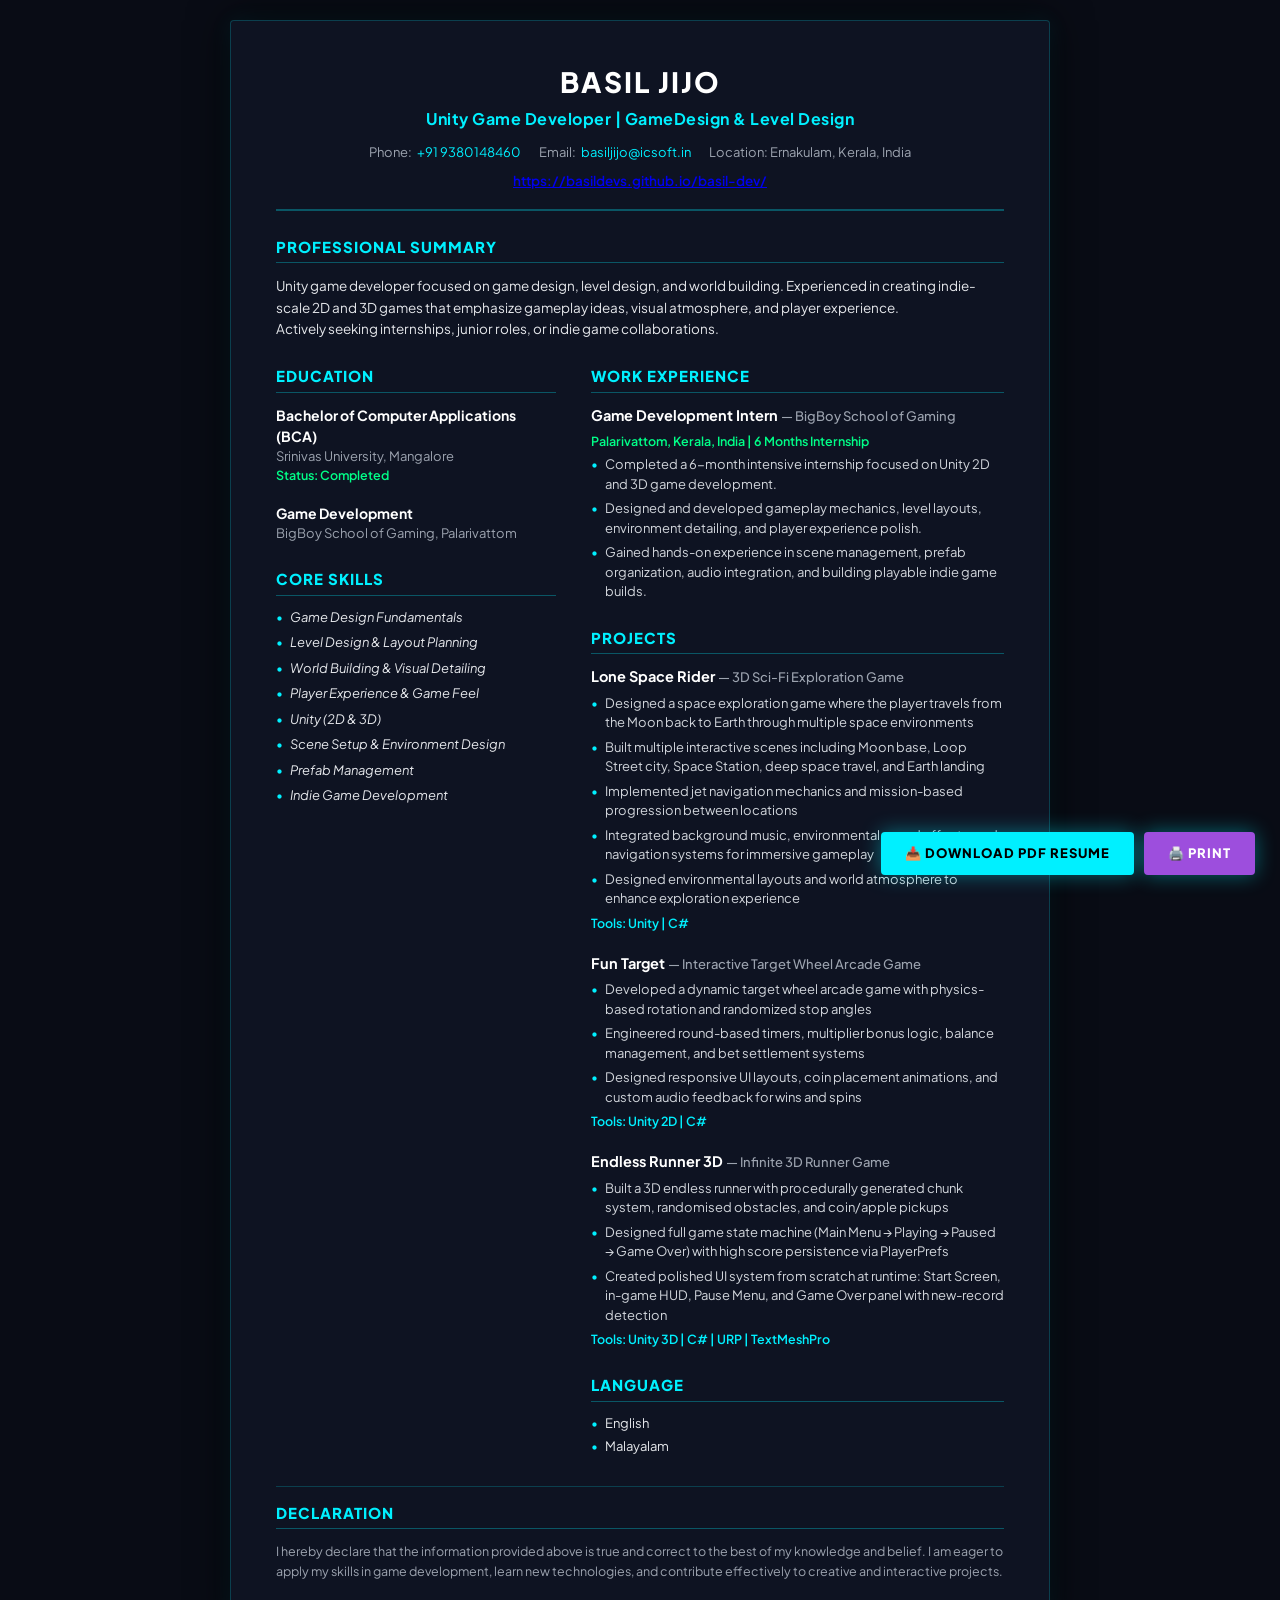
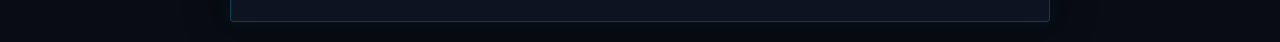
<file: cv.html>
<!DOCTYPE html>
<html lang="en">
<head>
    <meta charset="UTF-8">
    <meta name="viewport" content="width=device-width, initial-scale=1.0">
    <title>BASIL JIJO — CV / Resume</title>
    <link rel="preconnect" href="https://fonts.googleapis.com">
    <link href="https://fonts.googleapis.com/css2?family=Plus+Jakarta+Sans:wght@400;500;600;700;800&display=swap" rel="stylesheet">
    <style>
        @page {
            size: A4;
            margin: 12mm 15mm;
        }

        @media print {
            body { background: #fff !important; color: #000 !important; }
            .no-print { display: none !important; }
            .cv-container { box-shadow: none !important; border: none !important; padding: 0 !important; width: 100% !important; background: #fff !important; }
            a { color: #0044cc !important; text-decoration: none !important; }
            .header h1 { color: #000 !important; }
            .header .subtitle { color: #1a56db !important; }
            .section-title { color: #1a56db !important; border-bottom-color: #1a56db !important; }
        }

        *, *::before, *::after { box-sizing: border-box; margin: 0; padding: 0; }

        body {
            background: #090c15;
            color: #d1d5db;
            font-family: 'Plus Jakarta Sans', sans-serif;
            line-height: 1.5;
            padding: 20px 10px;
        }

        .cv-container {
            max-width: 820px;
            margin: 0 auto;
            background: #0e1322;
            border: 1px solid rgba(0, 240, 255, 0.2);
            box-shadow: 0 0 40px rgba(0, 0, 0, 0.8), 0 0 20px rgba(0, 240, 255, 0.1);
            padding: 40px 45px;
            border-radius: 4px;
        }

        /* HEADER */
        .header {
            text-align: center;
            margin-bottom: 25px;
            padding-bottom: 18px;
            border-bottom: 2px solid rgba(0, 240, 255, 0.3);
        }

        .header h1 {
            font-size: 28px;
            font-weight: 800;
            letter-spacing: 2px;
            color: #ffffff;
            text-transform: uppercase;
            margin-bottom: 4px;
        }

        .header .subtitle {
            font-size: 16px;
            font-weight: 700;
            color: #00f0ff;
            margin-bottom: 12px;
            letter-spacing: 0.5px;
        }

        .contact-row {
            display: flex;
            justify-content: center;
            flex-wrap: wrap;
            gap: 18px;
            font-size: 13px;
            color: #9ca3af;
        }

        .contact-row span { display: flex; align-items: center; gap: 5px; }
        .contact-row a { color: #00f0ff; text-decoration: none; }
        .contact-row a:hover { text-decoration: underline; }

        .portfolio-link-bar {
            margin-top: 8px;
            font-size: 13.5px;
            font-weight: 600;
        }

        /* SECTION TITLES */
        .section-title {
            font-size: 15px;
            font-weight: 800;
            color: #00f0ff;
            text-transform: uppercase;
            letter-spacing: 1px;
            margin-bottom: 12px;
            padding-bottom: 4px;
            border-bottom: 1.5px solid rgba(0, 240, 255, 0.3);
        }

        /* PROFESSIONAL SUMMARY */
        .summary-section { margin-bottom: 25px; }
        .summary-text {
            font-size: 13.5px;
            color: #e5e7eb;
            line-height: 1.6;
        }

        /* TWO COLUMN LAYOUT */
        .grid-layout {
            display: grid;
            grid-template-columns: 280px 1fr;
            gap: 35px;
            margin-bottom: 25px;
        }

        @media (max-width: 680px) {
            .grid-layout { grid-template-columns: 1fr; gap: 20px; }
        }

        /* EDUCATION */
        .edu-block { margin-bottom: 18px; }
        .edu-title { font-size: 14px; font-weight: 700; color: #ffffff; }
        .edu-school { font-size: 13px; color: #9ca3af; }
        .edu-status { font-size: 12.5px; color: #00ff88; font-weight: 600; }

        /* CORE SKILLS */
        .skills-list {
            list-style: none;
            padding: 0;
        }

        .skills-list li {
            font-size: 13px;
            color: #e5e7eb;
            margin-bottom: 6px;
            position: relative;
            padding-left: 14px;
            font-style: italic;
        }

        .skills-list li::before {
            content: '•';
            position: absolute;
            left: 0;
            color: #00f0ff;
            font-style: normal;
        }

        /* PROJECTS */
        .project-item { margin-bottom: 20px; }
        .project-title { font-size: 14.5px; font-weight: 700; color: #ffffff; margin-bottom: 6px; }
        .project-title span { color: #9ca3af; font-weight: 500; font-size: 13px; }

        .bullet-list { list-style: none; padding: 0; }
        .bullet-list li {
            font-size: 13px;
            color: #d1d5db;
            margin-bottom: 5px;
            position: relative;
            padding-left: 14px;
            line-height: 1.5;
        }
        .bullet-list li::before {
            content: '•';
            position: absolute;
            left: 0;
            color: #00f0ff;
        }

        .tools-used {
            font-size: 12.5px;
            color: #00f0ff;
            font-weight: 600;
            margin-top: 4px;
        }

        /* LANGUAGE */
        .lang-list { list-style: none; padding: 0; }
        .lang-list li {
            font-size: 13px;
            color: #e5e7eb;
            margin-bottom: 4px;
            position: relative;
            padding-left: 14px;
        }
        .lang-list li::before {
            content: '•';
            position: absolute;
            left: 0;
            color: #00f0ff;
        }

        /* DECLARATION */
        .declaration-section {
            margin-top: 15px;
            padding-top: 15px;
            border-top: 1.5px solid rgba(0, 240, 255, 0.2);
        }

        .declaration-text {
            font-size: 12.5px;
            color: #9ca3af;
            line-height: 1.6;
        }

        /* ACTIONS */
        .action-bar {
            position: fixed;
            bottom: 25px; right: 25px;
            display: flex; gap: 10px;
            z-index: 1000;
        }

        .action-btn {
            background: #00f0ff;
            color: #000;
            border: none;
            padding: 12px 24px;
            font-size: 13px;
            font-weight: 800;
            font-family: inherit;
            letter-spacing: 1px;
            cursor: pointer;
            border-radius: 4px;
            box-shadow: 0 0 20px rgba(0, 240, 255, 0.4);
            text-decoration: none;
            display: inline-flex;
            align-items: center;
            gap: 6px;
        }

        .action-btn:hover { background: #fff; box-shadow: 0 0 30px rgba(0, 240, 255, 0.8); }
    </style>
</head>
<body>

    <div class="action-bar no-print">
        <a href="assets/Basil_Jijo_CV.pdf" download="Basil_Jijo_CV.pdf" class="action-btn">
            📥 DOWNLOAD PDF RESUME
        </a>
        <button onclick="window.print()" class="action-btn" style="background:#9d4edd;color:#fff;">
            🖨️ PRINT
        </button>
    </div>

    <div class="cv-container">
        <!-- HEADER -->
        <header class="header">
            <h1>BASIL JIJO</h1>
            <div class="subtitle">Unity Game Developer | GameDesign & Level Design</div>
            
            <div class="contact-row">
                <span>Phone: <a href="tel:+919380148460">+91 9380148460</a></span>
                <span>Email: <a href="mailto:basiljijo@icsoft.in">basiljijo@icsoft.in</a></span>
                <span>Location: Ernakulam, Kerala, India</span>
            </div>
            
            <div class="portfolio-link-bar">
                <a href="https://basildevs.github.io/basil-dev/" target="_blank">https://basildevs.github.io/basil-dev/</a>
            </div>
        </header>

        <!-- PROFESSIONAL SUMMARY -->
        <section class="summary-section">
            <div class="section-title">PROFESSIONAL SUMMARY</div>
            <p class="summary-text">
                Unity game developer focused on game design, level design, and world building. Experienced in creating indie-scale 2D and 3D games that emphasize gameplay ideas, visual atmosphere, and player experience.<br>
                Actively seeking internships, junior roles, or indie game collaborations.
            </p>
        </section>

        <!-- 2 COLUMN LAYOUT -->
        <div class="grid-layout">
            <!-- LEFT COLUMN -->
            <div class="left-col">
                <!-- EDUCATION -->
                <section style="margin-bottom: 25px;">
                    <div class="section-title">EDUCATION</div>
                    
                    <div class="edu-block">
                        <div class="edu-title">Bachelor of Computer Applications (BCA)</div>
                        <div class="edu-school">Srinivas University, Mangalore</div>
                        <div class="edu-status">Status: Completed</div>
                    </div>

                    <div class="edu-block">
                        <div class="edu-title">Game Development</div>
                        <div class="edu-school">BigBoy School of Gaming, Palarivattom</div>
                    </div>
                </section>

                <!-- CORE SKILLS -->
                <section>
                    <div class="section-title">CORE SKILLS</div>
                    <ul class="skills-list">
                        <li>Game Design Fundamentals</li>
                        <li>Level Design & Layout Planning</li>
                        <li>World Building & Visual Detailing</li>
                        <li>Player Experience & Game Feel</li>
                        <li>Unity (2D & 3D)</li>
                        <li>Scene Setup & Environment Design</li>
                        <li>Prefab Management</li>
                        <li>Indie Game Development</li>
                    </ul>
                </section>
            </div>

            <!-- RIGHT COLUMN -->
            <div class="right-col">
                <!-- WORK EXPERIENCE -->
                <section style="margin-bottom: 25px;">
                    <div class="section-title">WORK EXPERIENCE</div>

                    <div class="project-item">
                        <div class="project-title">Game Development Intern <span>— BigBoy School of Gaming</span></div>
                        <div style="font-size:12.5px;color:#00ff88;font-weight:600;margin-bottom:4px;">Palarivattom, Kerala, India | 6 Months Internship</div>
                        <ul class="bullet-list">
                            <li>Completed a 6-month intensive internship focused on Unity 2D and 3D game development.</li>
                            <li>Designed and developed gameplay mechanics, level layouts, environment detailing, and player experience polish.</li>
                            <li>Gained hands-on experience in scene management, prefab organization, audio integration, and building playable indie game builds.</li>
                        </ul>
                    </div>
                </section>

                <!-- PROJECTS -->
                <section style="margin-bottom: 25px;">
                    <div class="section-title">PROJECTS</div>

                    <!-- Lone Space Rider -->
                    <div class="project-item">
                        <div class="project-title">Lone Space Rider <span>— 3D Sci-Fi Exploration Game</span></div>
                        <ul class="bullet-list">
                            <li>Designed a space exploration game where the player travels from the Moon back to Earth through multiple space environments</li>
                            <li>Built multiple interactive scenes including Moon base, Loop Street city, Space Station, deep space travel, and Earth landing</li>
                            <li>Implemented jet navigation mechanics and mission-based progression between locations</li>
                            <li>Integrated background music, environmental sound effects, and navigation systems for immersive gameplay</li>
                            <li>Designed environmental layouts and world atmosphere to enhance exploration experience</li>
                        </ul>
                        <div class="tools-used">Tools: Unity | C#</div>
                    </div>

                    <!-- Fun Target -->
                    <div class="project-item">
                        <div class="project-title">Fun Target <span>— Interactive Target Wheel Arcade Game</span></div>
                        <ul class="bullet-list">
                            <li>Developed a dynamic target wheel arcade game with physics-based rotation and randomized stop angles</li>
                            <li>Engineered round-based timers, multiplier bonus logic, balance management, and bet settlement systems</li>
                            <li>Designed responsive UI layouts, coin placement animations, and custom audio feedback for wins and spins</li>
                        </ul>
                        <div class="tools-used">Tools: Unity 2D | C#</div>
                    </div>

                    <!-- Endless Runner 3D -->
                    <div class="project-item">
                        <div class="project-title">Endless Runner 3D <span>— Infinite 3D Runner Game</span></div>
                        <ul class="bullet-list">
                            <li>Built a 3D endless runner with procedurally generated chunk system, randomised obstacles, and coin/apple pickups</li>
                            <li>Designed full game state machine (Main Menu → Playing → Paused → Game Over) with high score persistence via PlayerPrefs</li>
                            <li>Created polished UI system from scratch at runtime: Start Screen, in-game HUD, Pause Menu, and Game Over panel with new-record detection</li>
                        </ul>
                        <div class="tools-used">Tools: Unity 3D | C# | URP | TextMeshPro</div>
                    </div>
                </section>

                <!-- LANGUAGE -->
                <section>
                    <div class="section-title">LANGUAGE</div>
                    <ul class="lang-list">
                        <li>English</li>
                        <li>Malayalam</li>
                    </ul>
                </section>
            </div>
        </div>

        <!-- DECLARATION -->
        <section class="declaration-section">
            <div class="section-title">DECLARATION</div>
            <p class="declaration-text">
                I hereby declare that the information provided above is true and correct to the best of my knowledge and belief. I am eager to apply my skills in game development, learn new technologies, and contribute effectively to creative and interactive projects.
            </p>
        </section>
    </div>

</body>
</html>
</file>
